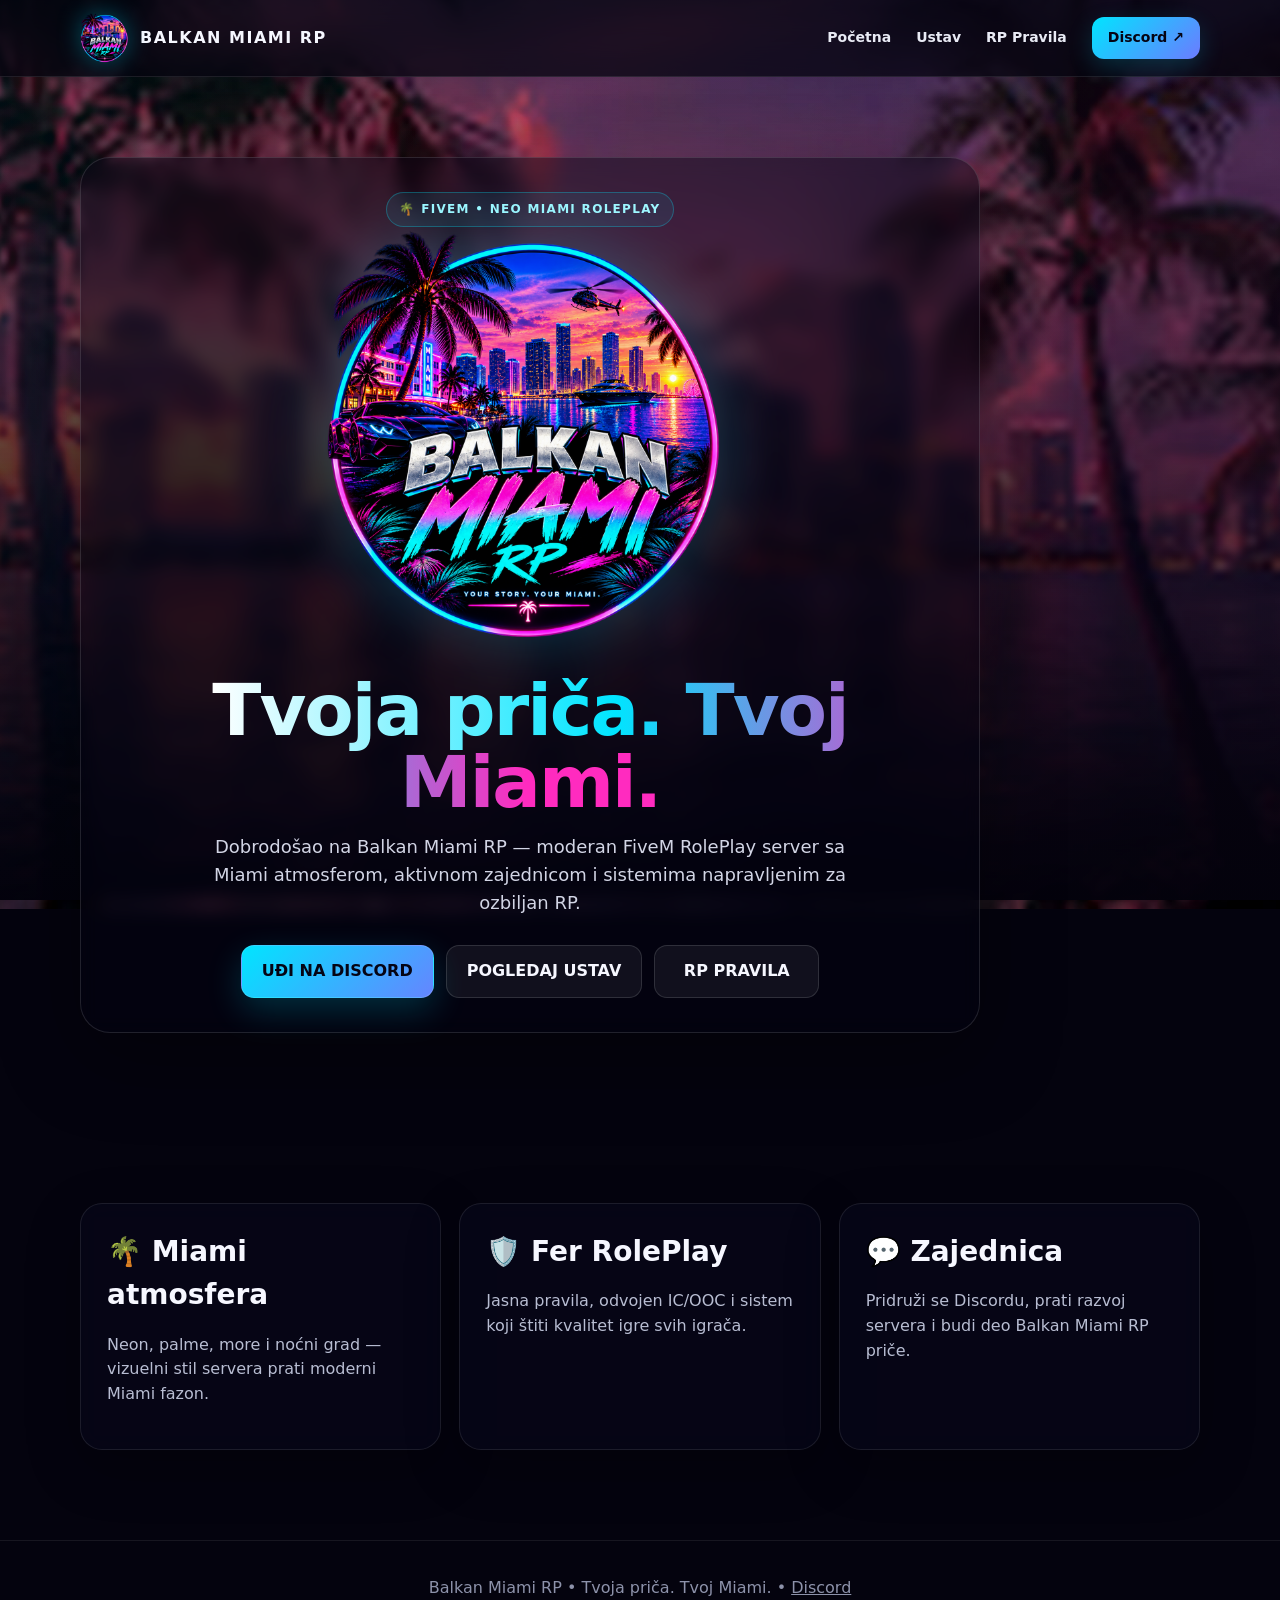
<file: index.html>
<!doctype html><html lang="sr"><head><meta charset="utf-8"><meta name="viewport" content="width=device-width,initial-scale=1">
<meta name="description" content="Balkan Miami RP — FiveM RolePlay zajednica."><title>Balkan Miami RP</title><link rel="stylesheet" href="style.css"></head><body>
<nav class="nav"><div class="container navin">
<a class="brand" href="index.html"><img src="logo.png" alt="Balkan Miami RP logo"><span>BALKAN MIAMI RP</span></a>
<div class="links"><a href="index.html">Početna</a><a href="ustav.html">Ustav</a><a href="pravila.html">RP Pravila</a><a class="discord" href="https://discord.gg/czUruTT9H" target="_blank" rel="noopener">Discord ↗</a></div>
</div></nav><main class="hero"><div class="container"><div class="hero-card">
<div class="eyebrow">🌴 FiveM • Neo Miami RolePlay</div>
<br><img class="hero-logo" src="logo.png" alt="Balkan Miami RP">
<h1><span class="gradient">Tvoja priča. Tvoj Miami.</span></h1>
<p class="lead">Dobrodošao na Balkan Miami RP — moderan FiveM RolePlay server sa Miami atmosferom, aktivnom zajednicom i sistemima napravljenim za ozbiljan RP.</p>
<div class="actions"><a class="btn primary" href="https://discord.gg/czUruTT9H" target="_blank" rel="noopener">UĐI NA DISCORD</a><a class="btn secondary" href="ustav.html">POGLEDAJ USTAV</a><a class="btn secondary" href="pravila.html">RP PRAVILA</a></div>
</div></div></main>
<section><div class="container"><div class="grid">
<div class="panel"><h2>🌴 Miami atmosfera</h2><p>Neon, palme, more i noćni grad — vizuelni stil servera prati moderni Miami fazon.</p></div>
<div class="panel"><h2>🛡️ Fer RolePlay</h2><p>Jasna pravila, odvojen IC/OOC i sistem koji štiti kvalitet igre svih igrača.</p></div>
<div class="panel"><h2>💬 Zajednica</h2><p>Pridruži se Discordu, prati razvoj servera i budi deo Balkan Miami RP priče.</p></div>
</div></div></section>
<footer>Balkan Miami RP • Tvoja priča. Tvoj Miami. • <a href="https://discord.gg/czUruTT9H">Discord</a></footer>
</body></html>
</file>
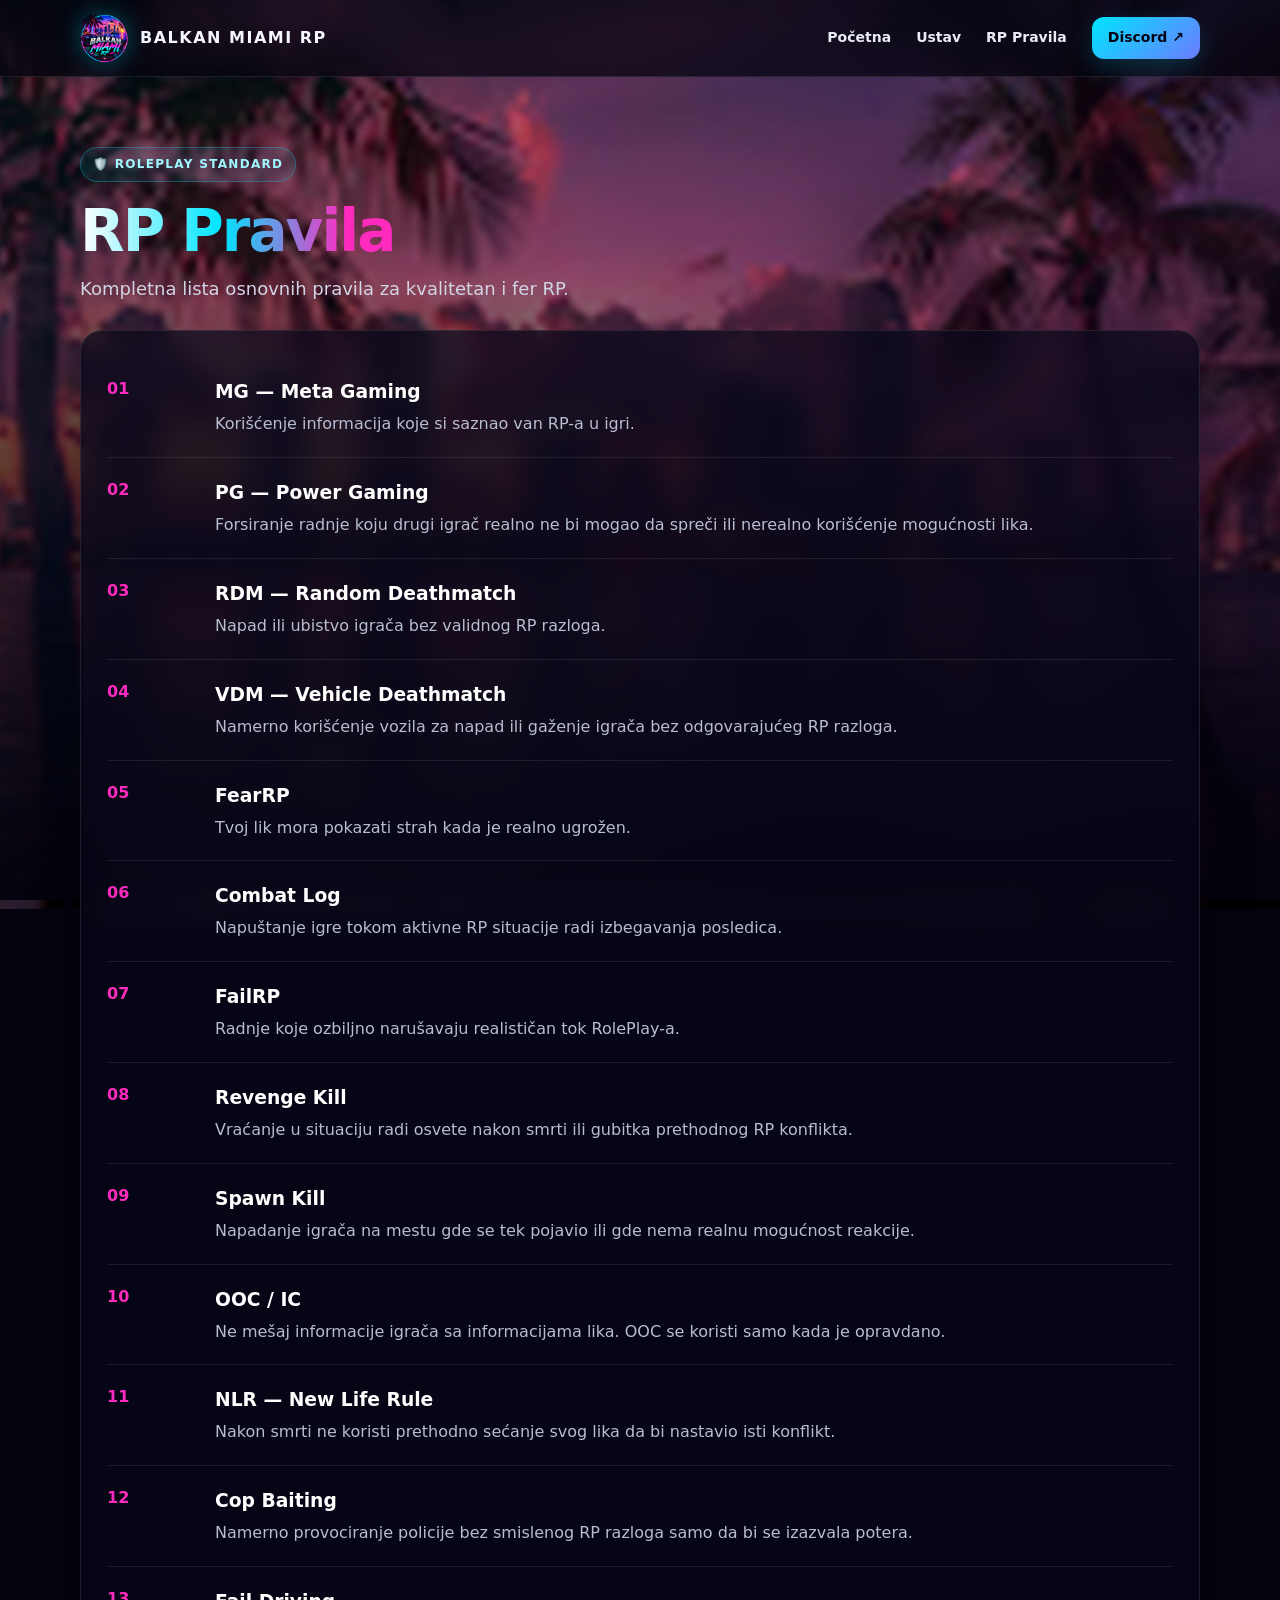
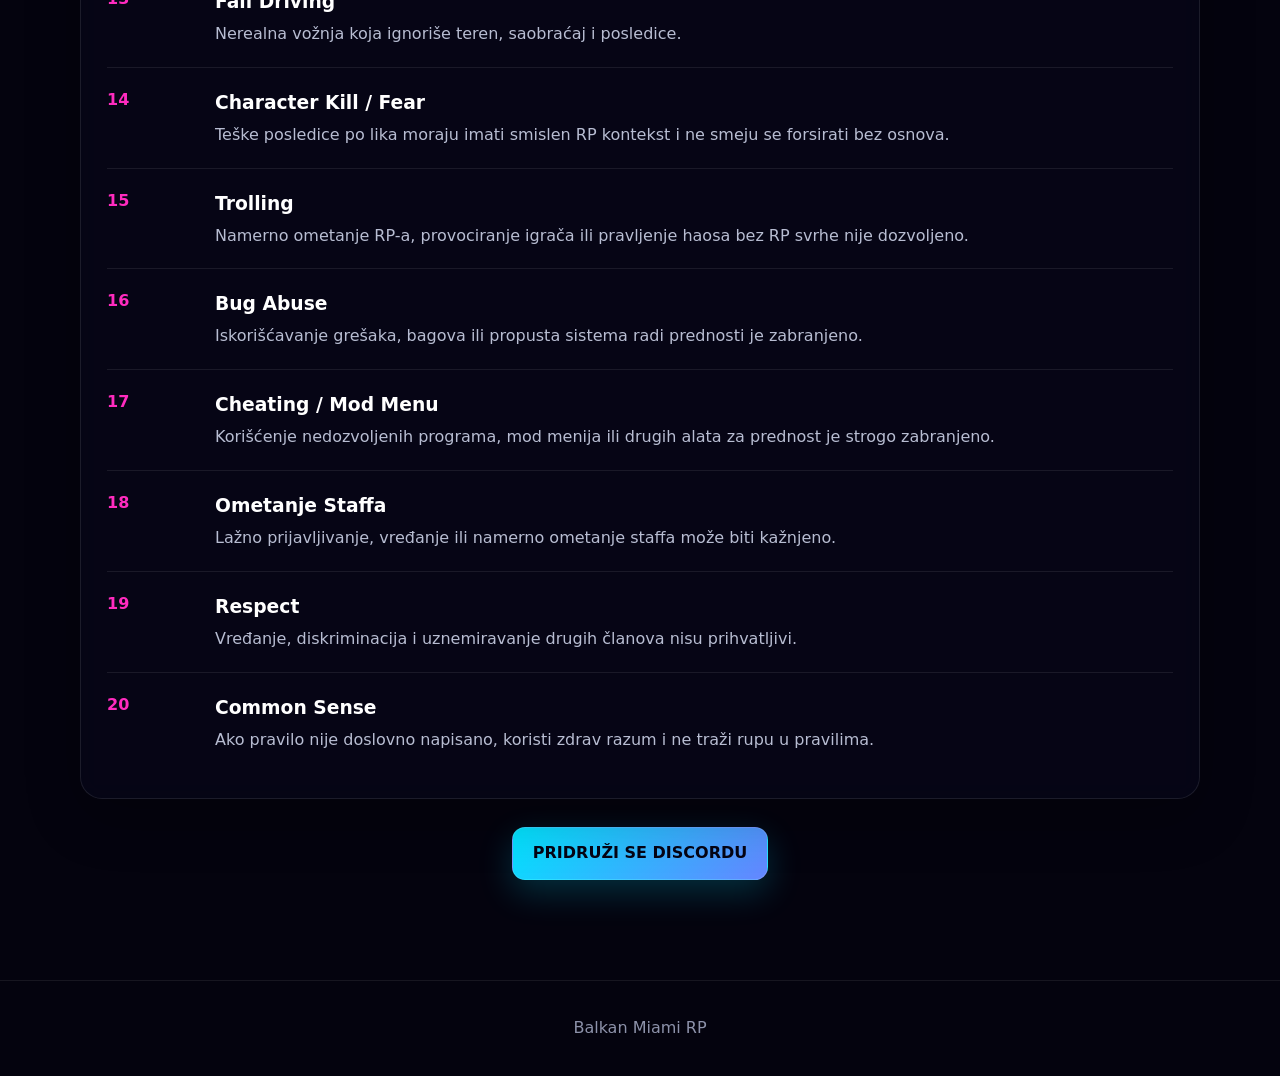
<file: pravila.html>
<!doctype html><html lang="sr"><head><meta charset="utf-8"><meta name="viewport" content="width=device-width,initial-scale=1"><title>RP Pravila | Balkan Miami RP</title><link rel="stylesheet" href="style.css"></head><body><nav class="nav"><div class="container navin">
<a class="brand" href="index.html"><img src="logo.png" alt="Balkan Miami RP logo"><span>BALKAN MIAMI RP</span></a>
<div class="links"><a href="index.html">Početna</a><a href="ustav.html">Ustav</a><a href="pravila.html">RP Pravila</a><a class="discord" href="https://discord.gg/czUruTT9H" target="_blank" rel="noopener">Discord ↗</a></div>
</div></nav>
<main class="page"><div class="container"><div class="page-title"><div class="eyebrow">🛡️ RolePlay standard</div><h1><span class="gradient">RP Pravila</span></h1><p class="lead" style="margin:0">Kompletna lista osnovnih pravila za kvalitetan i fer RP.</p></div><div class="panel"><div class="rule"><div class="num">01</div><div><h3>MG — Meta Gaming</h3><p>Korišćenje informacija koje si saznao van RP-a u igri.</p></div></div><div class="rule"><div class="num">02</div><div><h3>PG — Power Gaming</h3><p>Forsiranje radnje koju drugi igrač realno ne bi mogao da spreči ili nerealno korišćenje mogućnosti lika.</p></div></div><div class="rule"><div class="num">03</div><div><h3>RDM — Random Deathmatch</h3><p>Napad ili ubistvo igrača bez validnog RP razloga.</p></div></div><div class="rule"><div class="num">04</div><div><h3>VDM — Vehicle Deathmatch</h3><p>Namerno korišćenje vozila za napad ili gaženje igrača bez odgovarajućeg RP razloga.</p></div></div><div class="rule"><div class="num">05</div><div><h3>FearRP</h3><p>Tvoj lik mora pokazati strah kada je realno ugrožen.</p></div></div><div class="rule"><div class="num">06</div><div><h3>Combat Log</h3><p>Napuštanje igre tokom aktivne RP situacije radi izbegavanja posledica.</p></div></div><div class="rule"><div class="num">07</div><div><h3>FailRP</h3><p>Radnje koje ozbiljno narušavaju realističan tok RolePlay-a.</p></div></div><div class="rule"><div class="num">08</div><div><h3>Revenge Kill</h3><p>Vraćanje u situaciju radi osvete nakon smrti ili gubitka prethodnog RP konflikta.</p></div></div><div class="rule"><div class="num">09</div><div><h3>Spawn Kill</h3><p>Napadanje igrača na mestu gde se tek pojavio ili gde nema realnu mogućnost reakcije.</p></div></div><div class="rule"><div class="num">10</div><div><h3>OOC / IC</h3><p>Ne mešaj informacije igrača sa informacijama lika. OOC se koristi samo kada je opravdano.</p></div></div><div class="rule"><div class="num">11</div><div><h3>NLR — New Life Rule</h3><p>Nakon smrti ne koristi prethodno sećanje svog lika da bi nastavio isti konflikt.</p></div></div><div class="rule"><div class="num">12</div><div><h3>Cop Baiting</h3><p>Namerno provociranje policije bez smislenog RP razloga samo da bi se izazvala potera.</p></div></div><div class="rule"><div class="num">13</div><div><h3>Fail Driving</h3><p>Nerealna vožnja koja ignoriše teren, saobraćaj i posledice.</p></div></div><div class="rule"><div class="num">14</div><div><h3>Character Kill / Fear</h3><p>Teške posledice po lika moraju imati smislen RP kontekst i ne smeju se forsirati bez osnova.</p></div></div><div class="rule"><div class="num">15</div><div><h3>Trolling</h3><p>Namerno ometanje RP-a, provociranje igrača ili pravljenje haosa bez RP svrhe nije dozvoljeno.</p></div></div><div class="rule"><div class="num">16</div><div><h3>Bug Abuse</h3><p>Iskorišćavanje grešaka, bagova ili propusta sistema radi prednosti je zabranjeno.</p></div></div><div class="rule"><div class="num">17</div><div><h3>Cheating / Mod Menu</h3><p>Korišćenje nedozvoljenih programa, mod menija ili drugih alata za prednost je strogo zabranjeno.</p></div></div><div class="rule"><div class="num">18</div><div><h3>Ometanje Staffa</h3><p>Lažno prijavljivanje, vređanje ili namerno ometanje staffa može biti kažnjeno.</p></div></div><div class="rule"><div class="num">19</div><div><h3>Respect</h3><p>Vređanje, diskriminacija i uznemiravanje drugih članova nisu prihvatljivi.</p></div></div><div class="rule"><div class="num">20</div><div><h3>Common Sense</h3><p>Ako pravilo nije doslovno napisano, koristi zdrav razum i ne traži rupu u pravilima.</p></div></div></div><div class="actions"><a class="btn primary" href="https://discord.gg/czUruTT9H" target="_blank" rel="noopener">PRIDRUŽI SE DISCORDU</a></div></div></main><footer>Balkan Miami RP</footer></body></html>
</file>
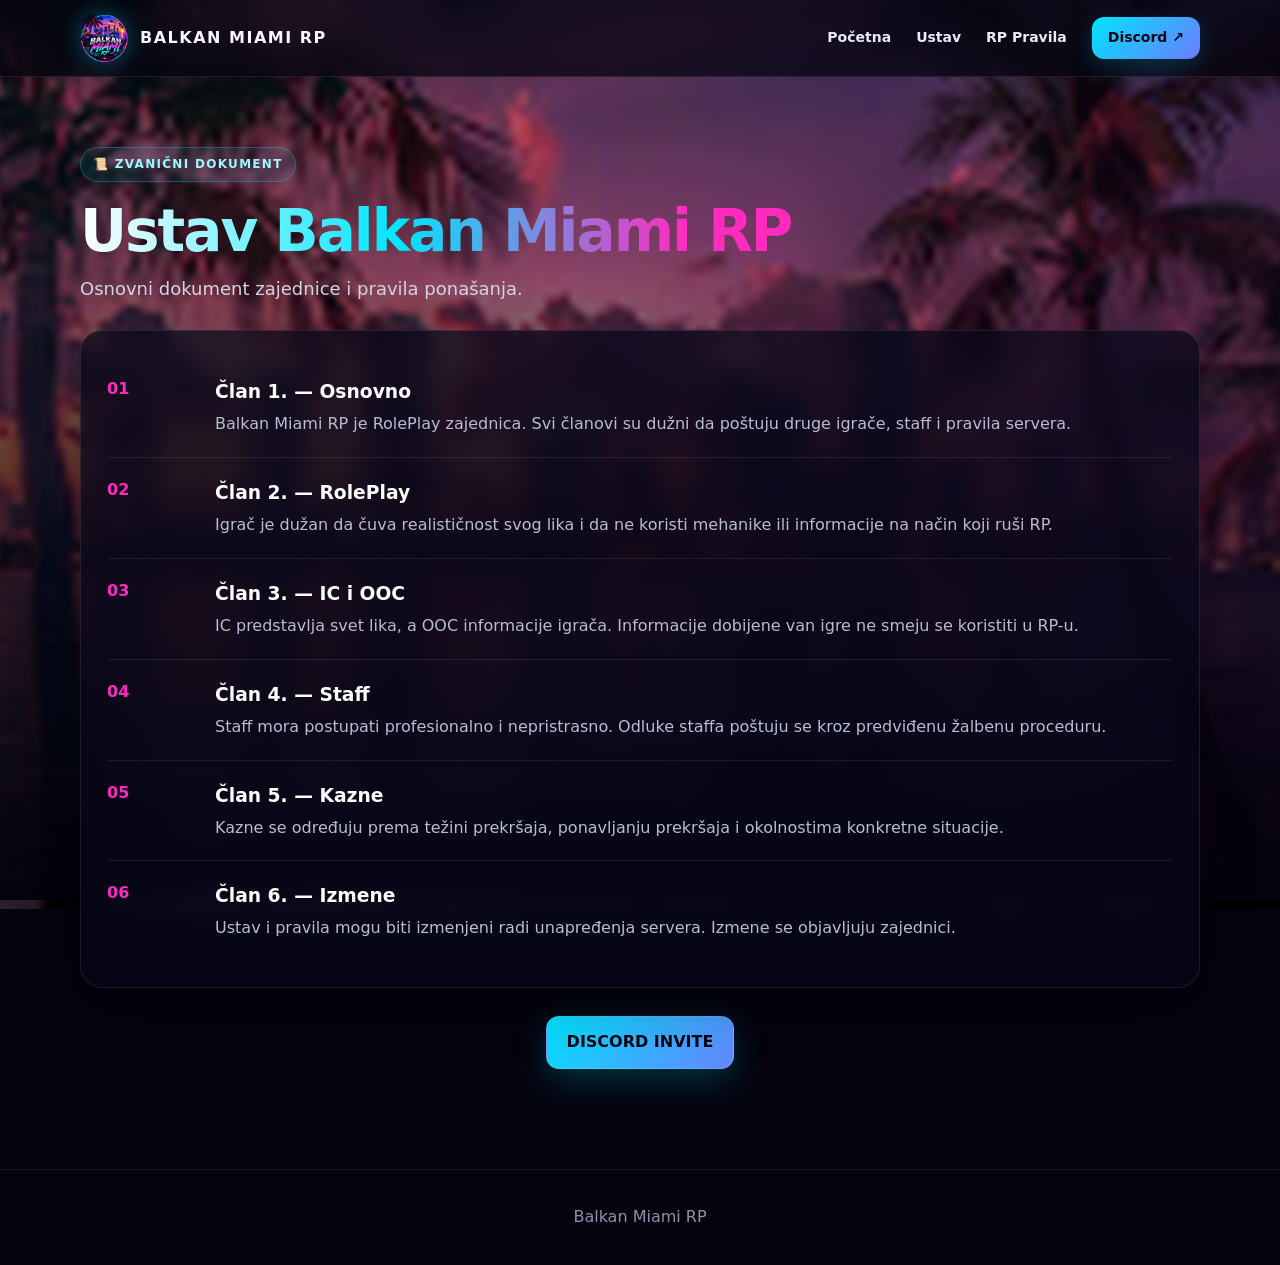
<file: ustav.html>
<!doctype html><html lang="sr"><head><meta charset="utf-8"><meta name="viewport" content="width=device-width,initial-scale=1"><title>Ustav | Balkan Miami RP</title><link rel="stylesheet" href="style.css"></head><body><nav class="nav"><div class="container navin">
<a class="brand" href="index.html"><img src="logo.png" alt="Balkan Miami RP logo"><span>BALKAN MIAMI RP</span></a>
<div class="links"><a href="index.html">Početna</a><a href="ustav.html">Ustav</a><a href="pravila.html">RP Pravila</a><a class="discord" href="https://discord.gg/czUruTT9H" target="_blank" rel="noopener">Discord ↗</a></div>
</div></nav>
<main class="page"><div class="container"><div class="page-title"><div class="eyebrow">📜 Zvanični dokument</div><h1><span class="gradient">Ustav Balkan Miami RP</span></h1><p class="lead" style="margin:0">Osnovni dokument zajednice i pravila ponašanja.</p></div><div class="panel"><div class="rule"><div class="num">01</div><div><h3>Član 1. — Osnovno</h3><p>Balkan Miami RP je RolePlay zajednica. Svi članovi su dužni da poštuju druge igrače, staff i pravila servera.</p></div></div><div class="rule"><div class="num">02</div><div><h3>Član 2. — RolePlay</h3><p>Igrač je dužan da čuva realističnost svog lika i da ne koristi mehanike ili informacije na način koji ruši RP.</p></div></div><div class="rule"><div class="num">03</div><div><h3>Član 3. — IC i OOC</h3><p>IC predstavlja svet lika, a OOC informacije igrača. Informacije dobijene van igre ne smeju se koristiti u RP-u.</p></div></div><div class="rule"><div class="num">04</div><div><h3>Član 4. — Staff</h3><p>Staff mora postupati profesionalno i nepristrasno. Odluke staffa poštuju se kroz predviđenu žalbenu proceduru.</p></div></div><div class="rule"><div class="num">05</div><div><h3>Član 5. — Kazne</h3><p>Kazne se određuju prema težini prekršaja, ponavljanju prekršaja i okolnostima konkretne situacije.</p></div></div><div class="rule"><div class="num">06</div><div><h3>Član 6. — Izmene</h3><p>Ustav i pravila mogu biti izmenjeni radi unapređenja servera. Izmene se objavljuju zajednici.</p></div></div></div><div class="actions"><a class="btn primary" href="https://discord.gg/czUruTT9H" target="_blank" rel="noopener">DISCORD INVITE</a></div></div></main><footer>Balkan Miami RP</footer></body></html>
</file>
<file: style.css>
:root{
  --cyan:#00e5ff;--pink:#ff2bbf;--purple:#7b35ff;--ink:#050414;
  --panel:rgba(7,7,25,.72);--line:rgba(0,229,255,.22);--text:#f6f7ff;--muted:#b8bdd2
}
*{box-sizing:border-box}
html{scroll-behavior:smooth}
body{margin:0;background:#04030e;color:var(--text);font-family:Inter,system-ui,-apple-system,Segoe UI,Roboto,Arial,sans-serif;line-height:1.55}
body:before{content:"";position:fixed;inset:0;z-index:-3;background:url("miami-bg.jpg") center/cover no-repeat;transform:scale(1.02)}
body:after{content:"";position:fixed;inset:0;z-index:-2;background:
 linear-gradient(180deg,rgba(3,2,13,.22) 0%,rgba(5,4,22,.58) 48%,rgba(3,2,12,.97) 100%),
 linear-gradient(90deg,rgba(0,229,255,.08),transparent 42%,rgba(255,43,191,.09))}
a{color:inherit}
.container{width:min(1120px,92%);margin:auto}
.nav{position:sticky;top:0;z-index:50;background:rgba(3,3,15,.72);backdrop-filter:blur(18px);border-bottom:1px solid rgba(255,255,255,.09)}
.navin{height:76px;display:flex;align-items:center;justify-content:space-between}
.brand{display:flex;align-items:center;gap:10px;text-decoration:none;font-weight:900;letter-spacing:1.5px}
.brand img{width:50px;height:50px;object-fit:contain;filter:drop-shadow(0 0 12px rgba(0,229,255,.35))}
.links{display:flex;gap:25px;align-items:center}
.links a{text-decoration:none;color:#e9ebf5;font-weight:700;font-size:14px}
.links a:hover{color:var(--cyan)}
.discord{padding:10px 16px;border-radius:12px;background:linear-gradient(135deg,var(--cyan),#6c7bff);color:#050414!important;box-shadow:0 8px 25px rgba(0,229,255,.18)}
.hero{min-height:calc(100vh - 76px);display:grid;place-items:center;text-align:center;padding:80px 0}
.hero-card{max-width:900px;padding:34px;border:1px solid rgba(255,255,255,.12);border-radius:30px;background:rgba(3,3,17,.47);backdrop-filter:blur(9px);box-shadow:0 25px 80px rgba(0,0,0,.35)}
.hero-logo{width:min(420px,78vw);max-height:420px;object-fit:contain;filter:drop-shadow(0 0 35px rgba(0,229,255,.23))}
.eyebrow{display:inline-flex;gap:8px;align-items:center;padding:7px 12px;border:1px solid rgba(0,229,255,.28);border-radius:999px;background:rgba(0,229,255,.08);color:#9ff7ff;font-size:12px;font-weight:900;letter-spacing:1.3px;text-transform:uppercase}
h1{font-size:clamp(36px,6vw,72px);line-height:1;margin:20px 0 15px;letter-spacing:-2px}
.gradient{background:linear-gradient(90deg,#fff 0%,#00e5ff 45%,#ff2bbf 85%);-webkit-background-clip:text;background-clip:text;color:transparent}
.lead{max-width:680px;margin:0 auto;color:#d2d5e5;font-size:18px}
.actions{display:flex;justify-content:center;gap:12px;flex-wrap:wrap;margin-top:28px}
.btn{display:inline-flex;align-items:center;justify-content:center;min-width:165px;padding:13px 20px;border-radius:13px;text-decoration:none;font-weight:900;border:1px solid rgba(255,255,255,.13);transition:.2s}
.btn:hover{transform:translateY(-2px)}
.btn.primary{background:linear-gradient(135deg,var(--cyan),#6585ff);color:#050414;box-shadow:0 12px 35px rgba(0,229,255,.2)}
.btn.secondary{background:rgba(255,255,255,.06)}
section{padding:90px 0}
.grid{display:grid;grid-template-columns:repeat(3,1fr);gap:18px}
.panel{background:var(--panel);border:1px solid rgba(255,255,255,.09);border-radius:22px;padding:26px;box-shadow:0 18px 55px rgba(0,0,0,.24);backdrop-filter:blur(12px)}
.panel h2{margin:0 0 12px;font-size:28px}
.panel h3{color:var(--cyan);margin-top:28px}
.panel p,.panel li{color:var(--muted)}
.badge{display:inline-block;margin:5px 5px 0 0;padding:6px 10px;border-radius:999px;border:1px solid rgba(255,43,191,.28);background:rgba(255,43,191,.07);font-size:12px;color:#ffd7f3}
.page{padding:70px 0 100px}
.page-title{margin-bottom:28px}
.page-title h1{font-size:clamp(36px,5vw,58px)}
.rule{display:grid;grid-template-columns:90px 1fr;gap:18px;padding:20px 0;border-bottom:1px solid rgba(255,255,255,.08)}
.rule:last-child{border-bottom:0}
.num{color:var(--pink);font-weight:900}
.rule h3{margin:0 0 6px;color:#fff}
.rule p{margin:0;color:var(--muted)}
footer{padding:35px 0;border-top:1px solid rgba(255,255,255,.08);color:#8d92aa;text-align:center}
@media(max-width:800px){.links a:not(.discord){display:none}.grid{grid-template-columns:1fr}.hero{padding:45px 0}.hero-card{padding:22px}.rule{grid-template-columns:1fr;gap:5px}.num{font-size:12px}}
</file>
